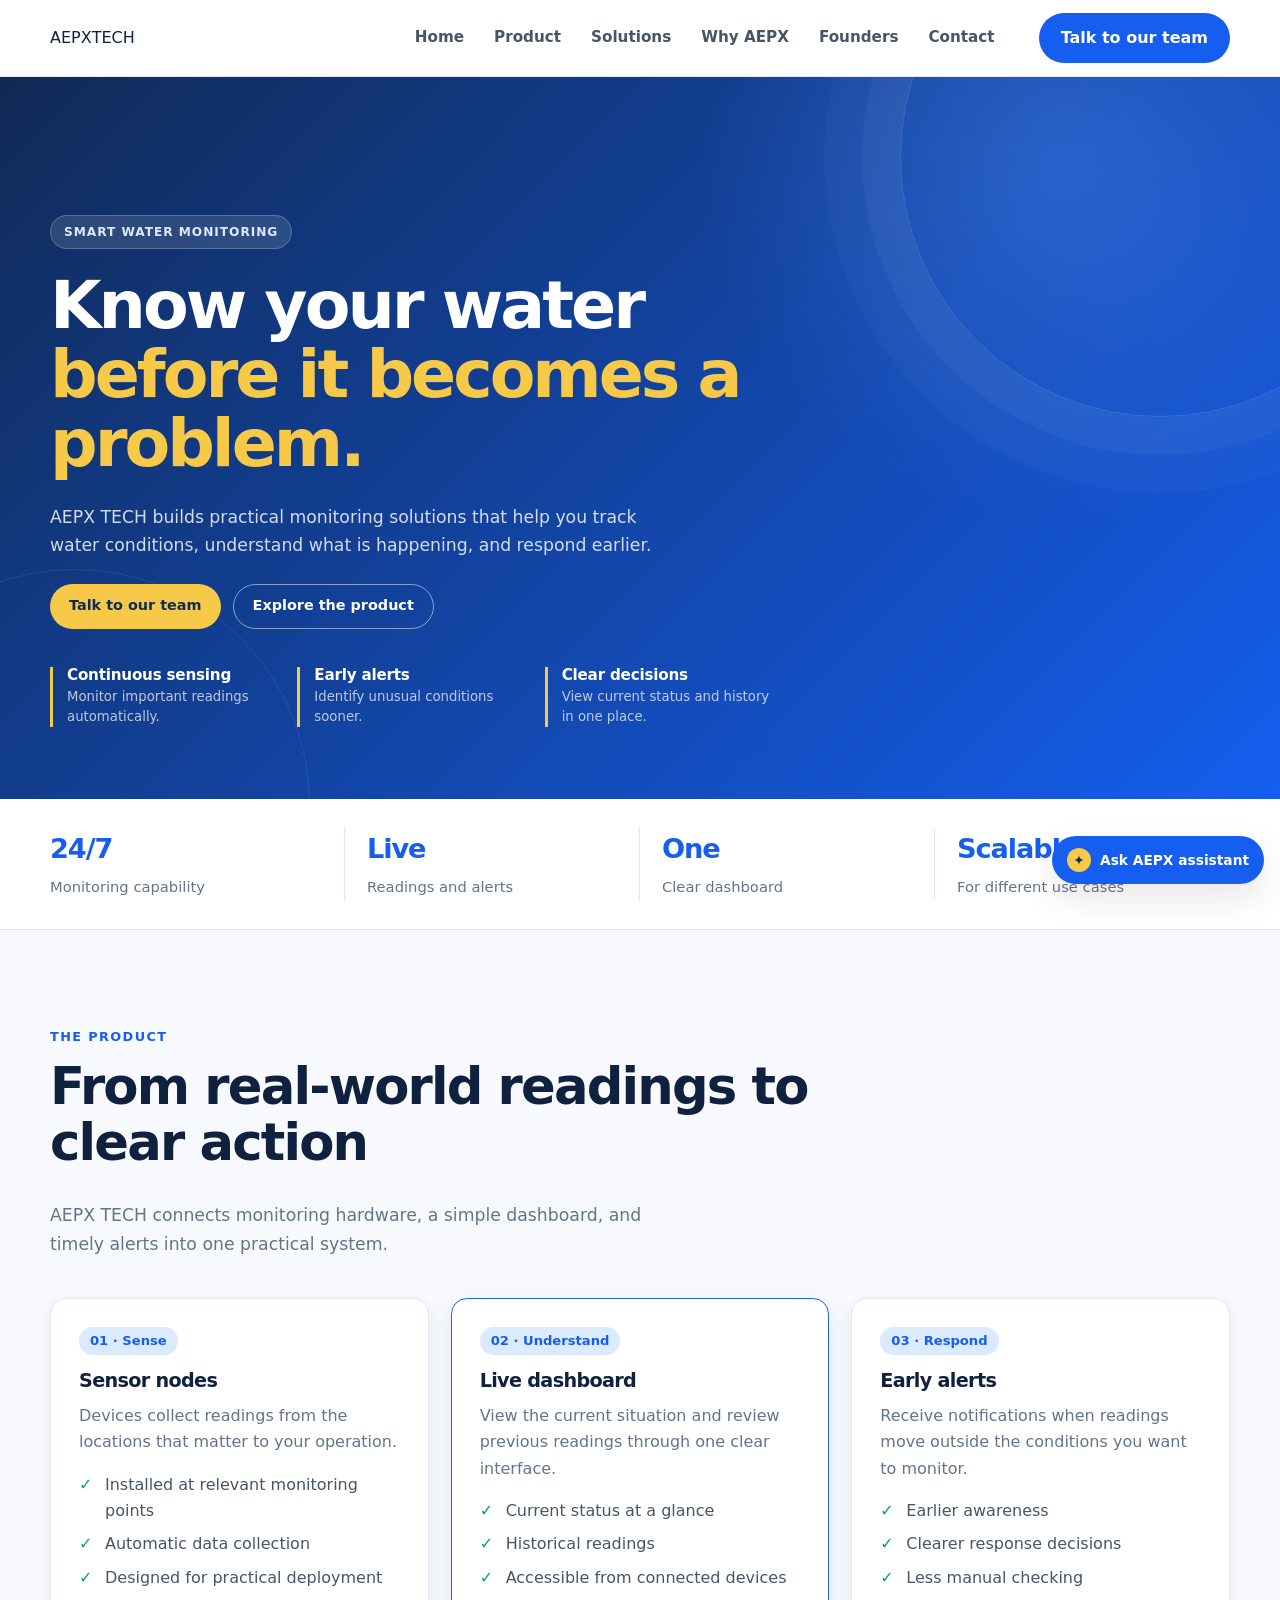
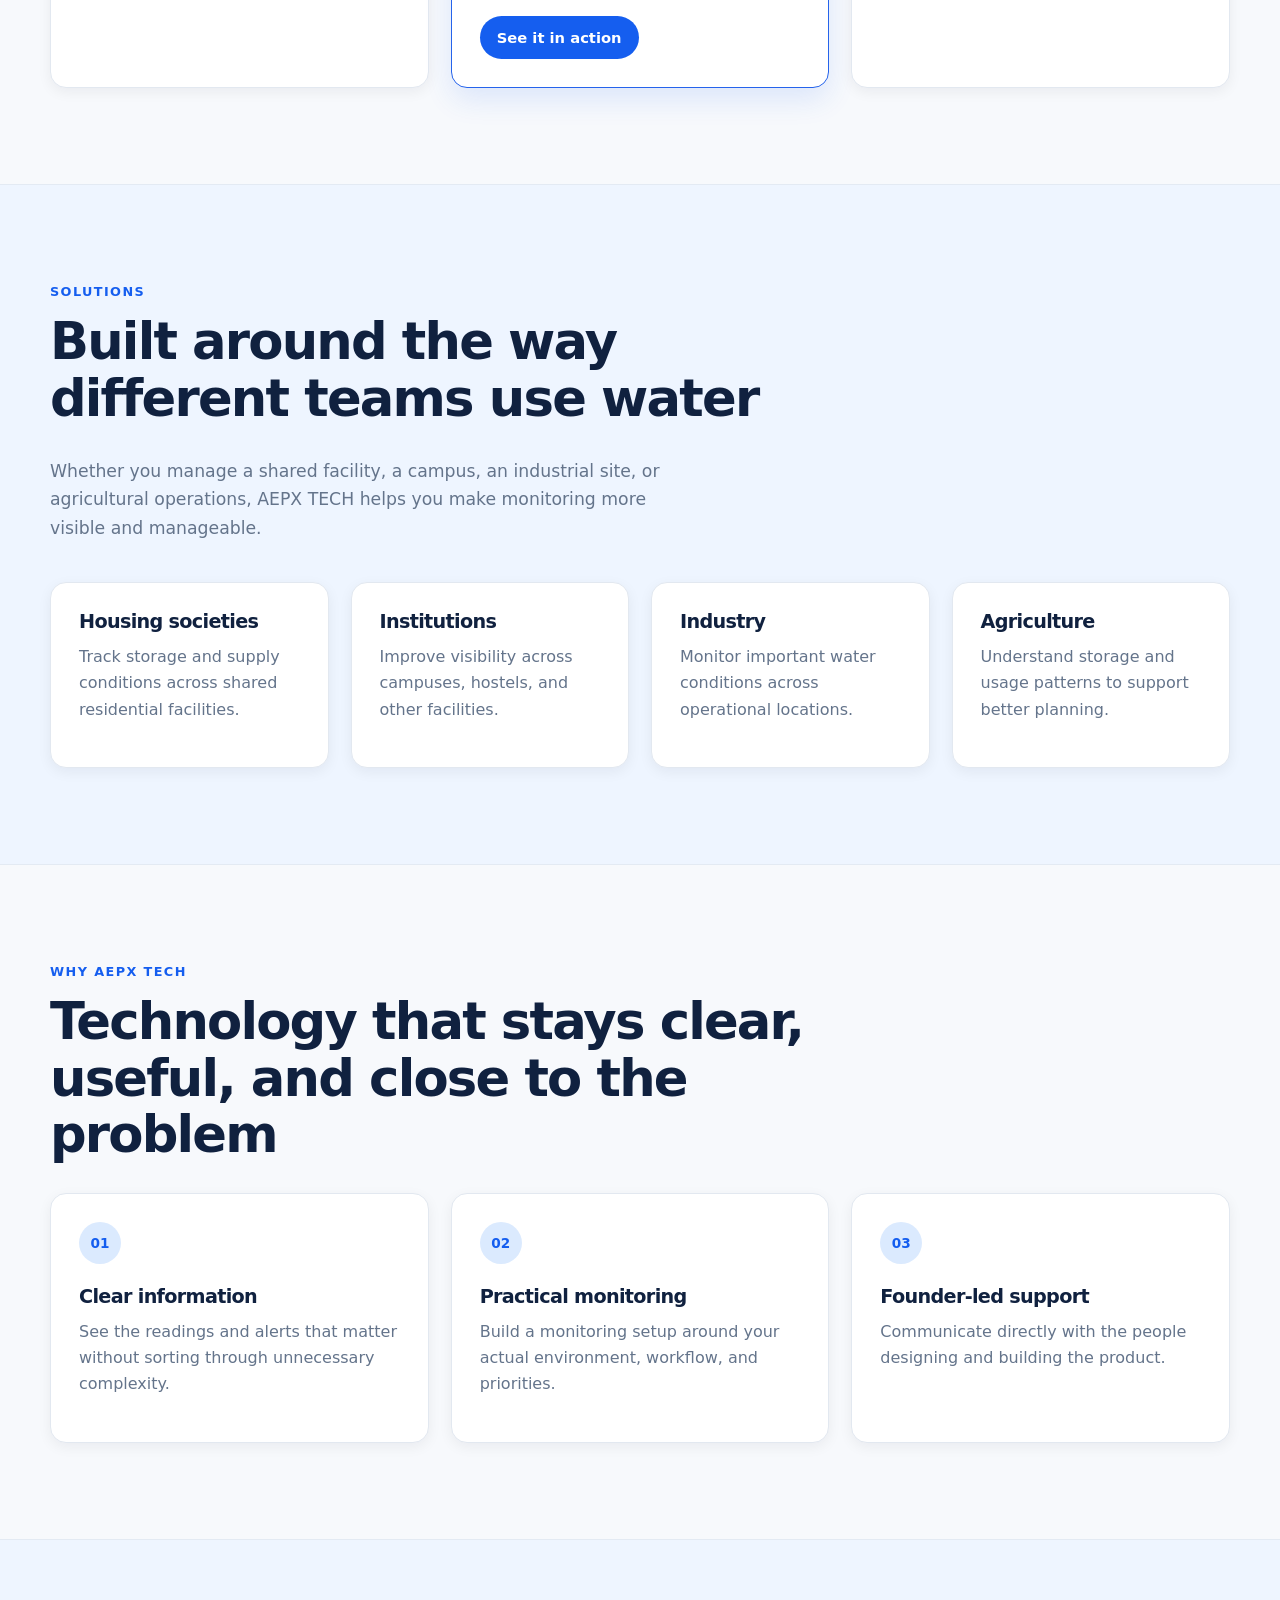
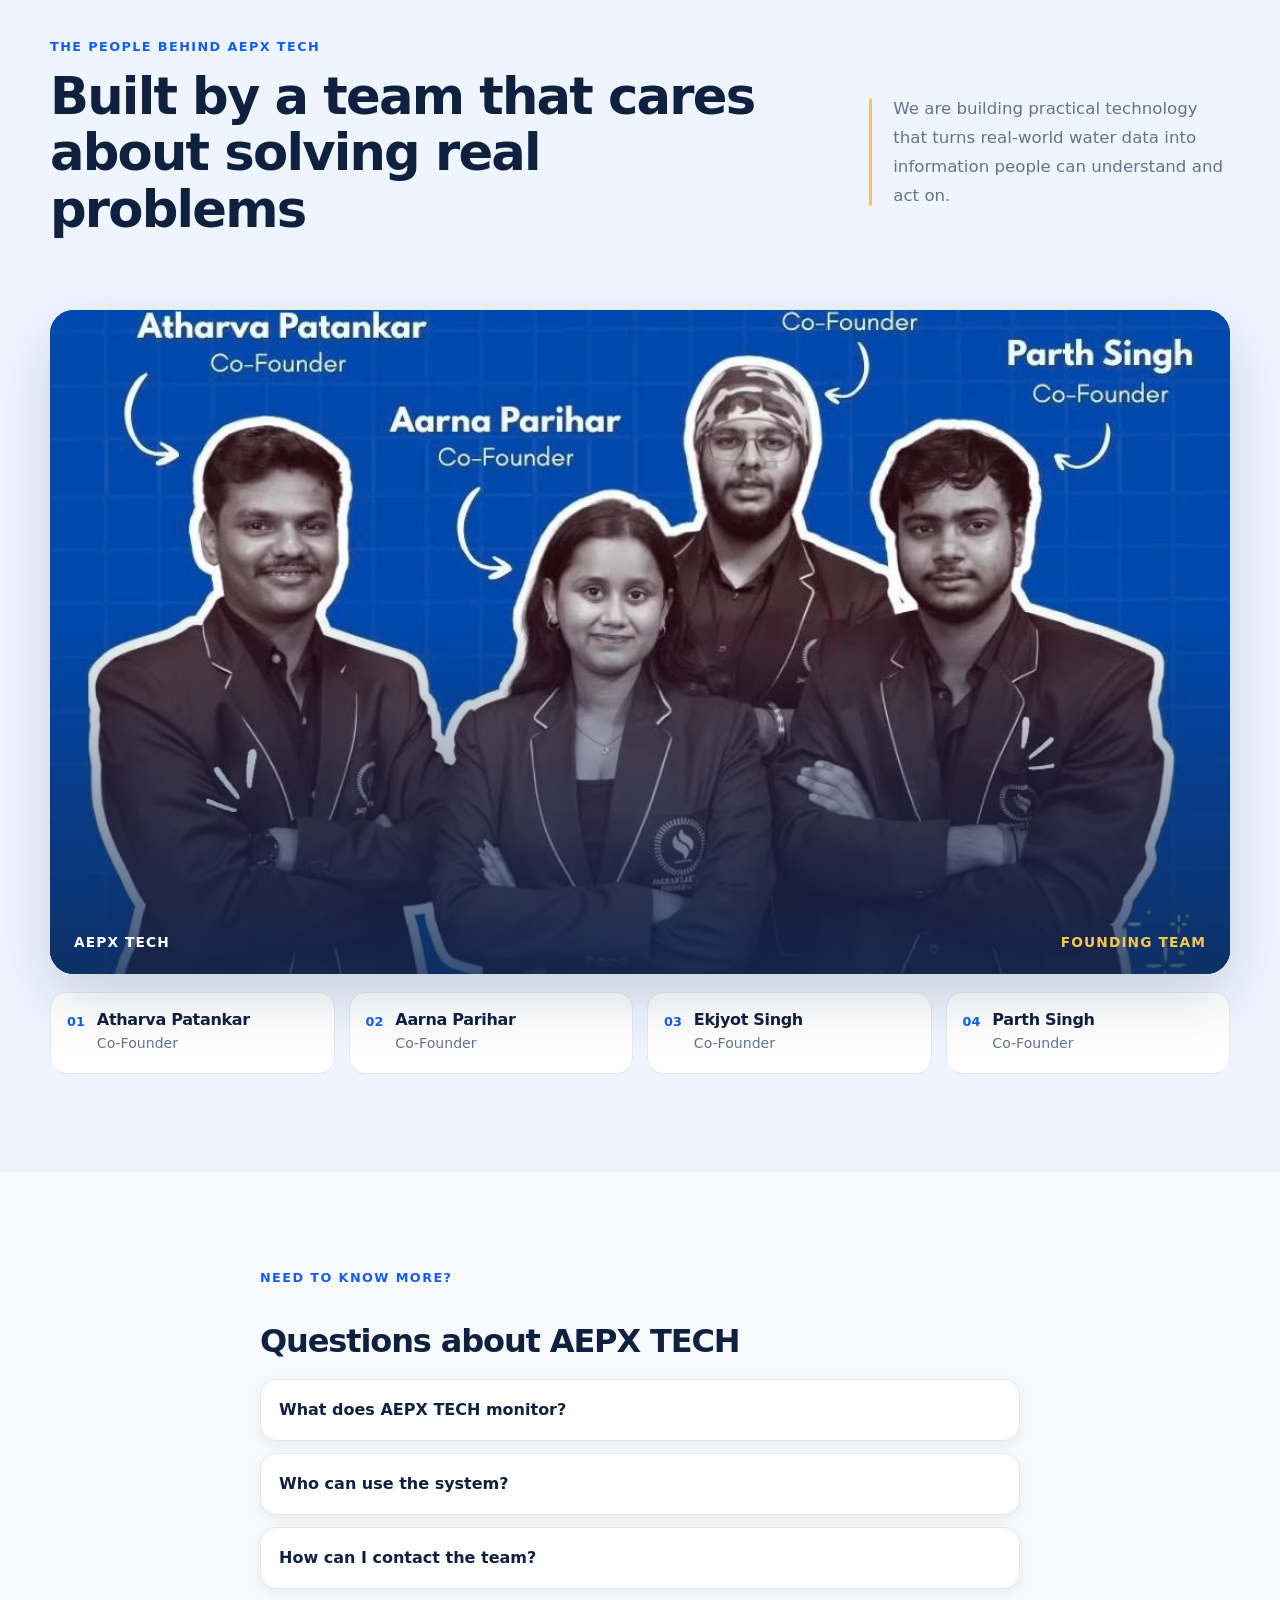
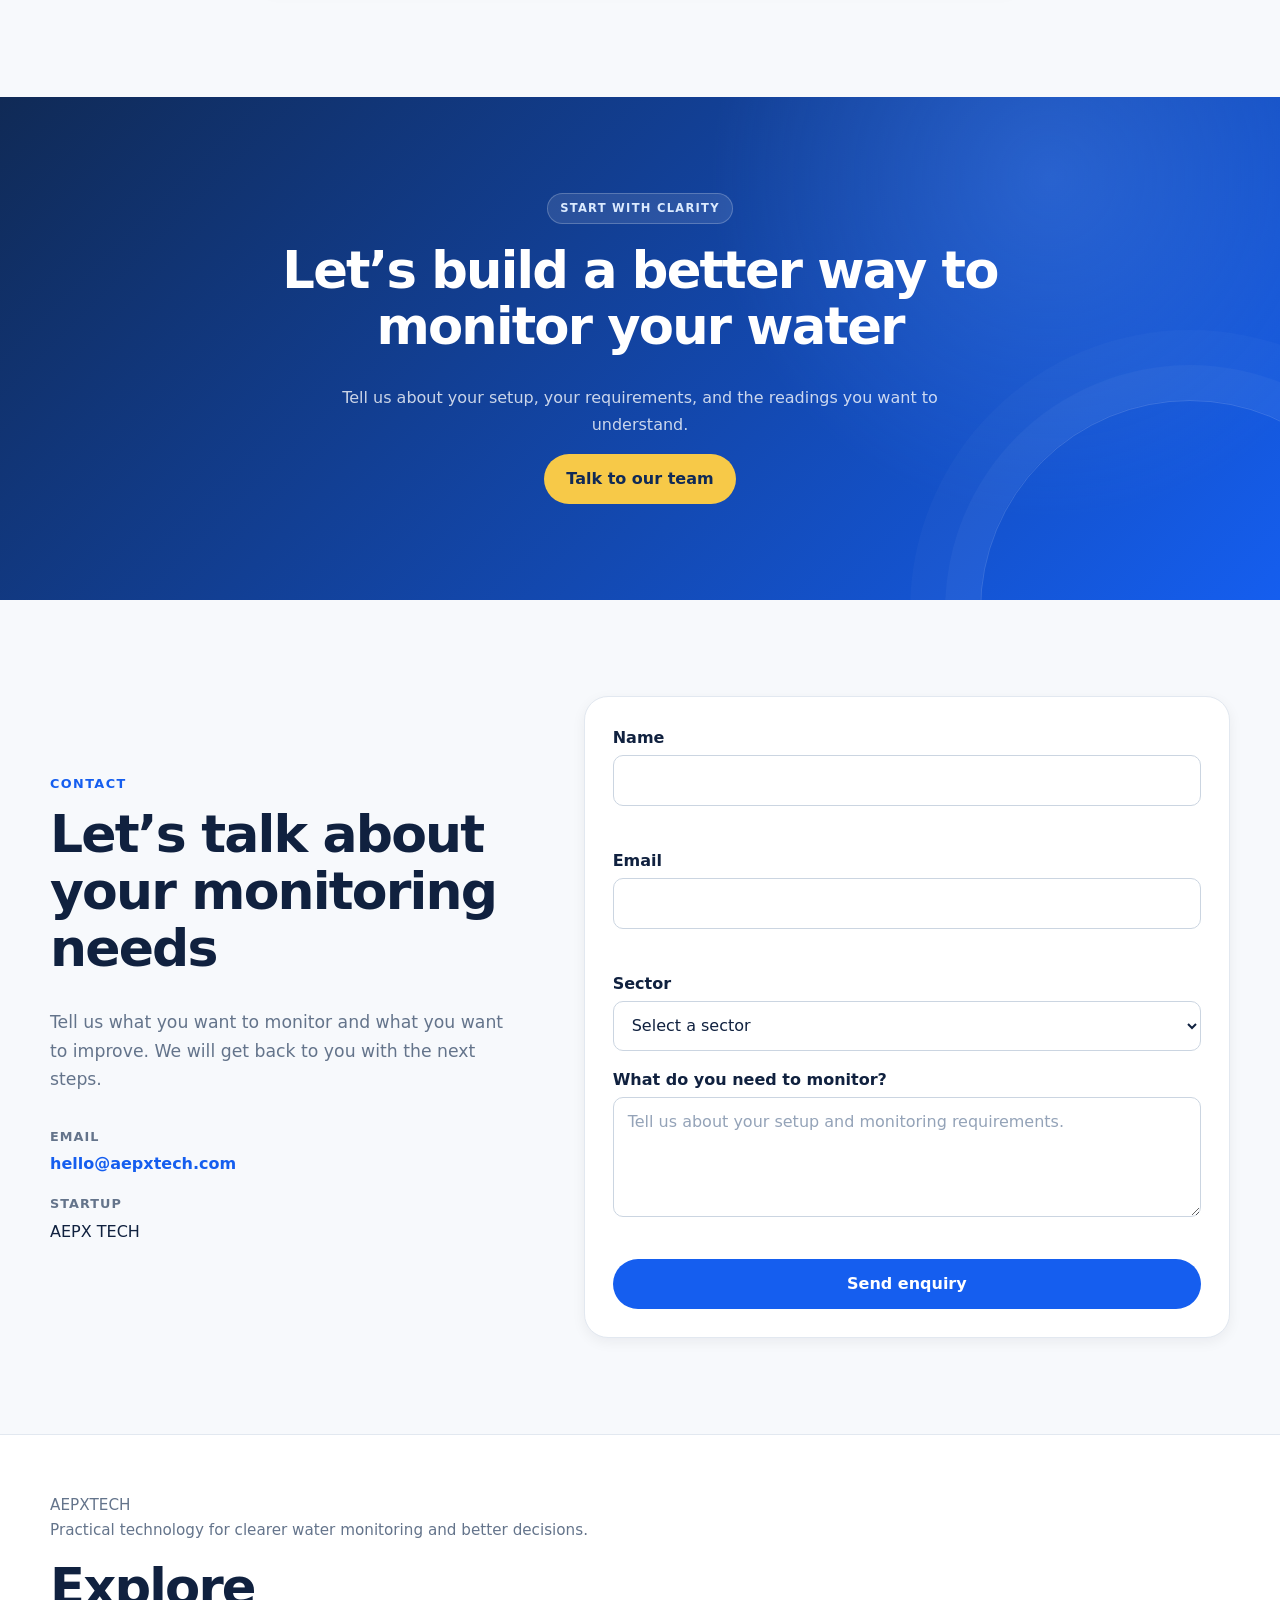
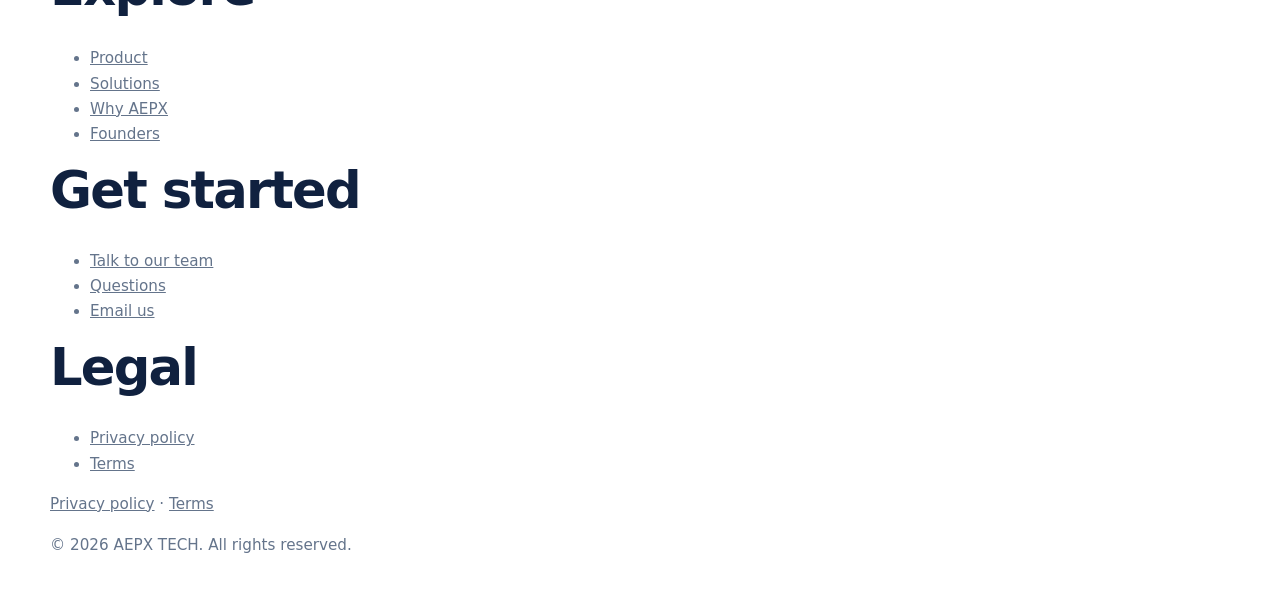
<file: Index.html>
<!doctype html>
<html lang="en">
  <head>
    <meta charset="utf-8" />

    <meta
      name="viewport"
      content="width=device-width, initial-scale=1, viewport-fit=cover"
    />

    <title>AEPX TECH | Smart Water Monitoring Solutions</title>

    <meta
      name="description"
      content="AEPX TECH builds practical smart water monitoring solutions with live readings, clear dashboards, and early alerts."
    />

    <meta name="robots" content="index, follow, max-image-preview:large" />
    <meta name="theme-color" content="#102a56" />

    <!-- Replace yourdomain.com with your real deployed domain -->
    <link rel="canonical" href="https://yourdomain.com/" />

    <meta property="og:type" content="website" />
    <meta property="og:site_name" content="AEPX TECH" />
    <meta property="og:url" content="https://yourdomain.com/" />

    <meta
      property="og:title"
      content="AEPX TECH | Smart Water Monitoring Solutions"
    />

    <meta
      property="og:description"
      content="Live water monitoring, clear dashboards, and early alerts for better decisions."
    />

    <meta
      property="og:image"
      content="https://yourdomain.com/assets/images/aepx-social-preview.jpg"
    />

    <meta property="og:image:width" content="1200" />
    <meta property="og:image:height" content="630" />

    <meta name="twitter:card" content="summary_large_image" />

    <meta
      name="twitter:image"
      content="https://yourdomain.com/assets/images/aepx-social-preview.jpg"
    />

    <link rel="icon" type="image/svg+xml" href="assets/icons/favicon.svg" />

    <link
      rel="icon"
      type="image/png"
      sizes="32x32"
      href="assets/icons/favicon-32.png"
    />

    <link rel="stylesheet" href="style.css" />

    <script type="application/ld+json">
      {
        "@context": "https://schema.org",
        "@type": "Organization",
        "name": "AEPX TECH",
        "description": "Smart water monitoring solutions",
        "url": "https://yourdomain.com/"
      }
    </script>
  </head>

  <body>
    <a class="skip" href="#mainContent">Skip to content</a>

    <!-- Header -->
    <header class="site-header">
      <div class="wrap bar">
        <a class="logo" href="#home" aria-label="AEPX TECH home">
          AEPX <span>TECH</span>
        </a>

        <button
          class="menu-btn"
          type="button"
          aria-expanded="false"
          aria-controls="nav"
        >
          Menu
        </button>

        <nav id="nav" aria-label="Main navigation">
          <ul>
            <li><a href="#home">Home</a></li>
            <li><a href="#product">Product</a></li>
            <li><a href="#solutions">Solutions</a></li>
            <li><a href="#why">Why AEPX</a></li>
            <li><a href="#team">Founders</a></li>
            <li><a href="#contact">Contact</a></li>
          </ul>
        </nav>

        <a class="btn nav-cta" href="#contact"> Talk to our team </a>
      </div>
    </header>

    <main id="mainContent">
      <!-- Hero -->
      <section class="hero" id="home">
        <div class="wrap">
          <div class="hero-content">
            <p class="badge">Smart water monitoring</p>

            <h1>
              Know your water
              <strong>before it becomes a problem.</strong>
            </h1>

            <p class="lead">
              AEPX TECH builds practical monitoring solutions that help you
              track water conditions, understand what is happening, and respond
              earlier.
            </p>

            <div class="actions">
              <a class="btn" href="#contact"> Talk to our team </a>

              <a class="btn ghost" href="#product"> Explore the product </a>
            </div>

            <ul class="pillars">
              <li>
                <h2>Continuous sensing</h2>
                <p>Monitor important readings automatically.</p>
              </li>

              <li>
                <h2>Early alerts</h2>
                <p>Identify unusual conditions sooner.</p>
              </li>

              <li>
                <h2>Clear decisions</h2>
                <p>View current status and history in one place.</p>
              </li>
            </ul>
          </div>
        </div>
      </section>

      <!-- Highlights -->
      <section class="stats" aria-label="AEPX TECH highlights">
        <div class="wrap">
          <ul>
            <li>
              <strong>24/7</strong>
              <span>Monitoring capability</span>
            </li>

            <li>
              <strong>Live</strong>
              <span>Readings and alerts</span>
            </li>

            <li>
              <strong>One</strong>
              <span>Clear dashboard</span>
            </li>

            <li>
              <strong>Scalable</strong>
              <span>For different use cases</span>
            </li>
          </ul>
        </div>
      </section>

      <!-- Product -->
      <section id="product" aria-labelledby="h-product">
        <div class="wrap">
          <p class="kicker">The product</p>

          <h2 id="h-product">From real-world readings to clear action</h2>

          <p class="sub">
            AEPX TECH connects monitoring hardware, a simple dashboard, and
            timely alerts into one practical system.
          </p>

          <div class="grid three">
            <article class="card">
              <span class="tag">01 · Sense</span>

              <h3>Sensor nodes</h3>

              <p>
                Devices collect readings from the locations that matter to your
                operation.
              </p>

              <ul class="ticks">
                <li>Installed at relevant monitoring points</li>
                <li>Automatic data collection</li>
                <li>Designed for practical deployment</li>
              </ul>
            </article>

            <article class="card pop">
              <span class="tag">02 · Understand</span>

              <h3>Live dashboard</h3>

              <p>
                View the current situation and review previous readings through
                one clear interface.
              </p>

              <ul class="ticks">
                <li>Current status at a glance</li>
                <li>Historical readings</li>
                <li>Accessible from connected devices</li>
              </ul>

              <a class="btn small" href="#contact"> See it in action </a>
            </article>

            <article class="card">
              <span class="tag">03 · Respond</span>

              <h3>Early alerts</h3>

              <p>
                Receive notifications when readings move outside the conditions
                you want to monitor.
              </p>

              <ul class="ticks">
                <li>Earlier awareness</li>
                <li>Clearer response decisions</li>
                <li>Less manual checking</li>
              </ul>
            </article>
          </div>
        </div>
      </section>

      <!-- Solutions -->
      <section id="solutions" class="alt" aria-labelledby="h-solutions">
        <div class="wrap">
          <p class="kicker">Solutions</p>

          <h2 id="h-solutions">
            Built around the way different teams use water
          </h2>

          <p class="sub">
            Whether you manage a shared facility, a campus, an industrial site,
            or agricultural operations, AEPX TECH helps you make monitoring more
            visible and manageable.
          </p>

          <div class="grid four">
            <article class="card">
              <h3>Housing societies</h3>
              <p>
                Track storage and supply conditions across shared residential
                facilities.
              </p>
            </article>

            <article class="card">
              <h3>Institutions</h3>
              <p>
                Improve visibility across campuses, hostels, and other
                facilities.
              </p>
            </article>

            <article class="card">
              <h3>Industry</h3>
              <p>
                Monitor important water conditions across operational locations.
              </p>
            </article>

            <article class="card">
              <h3>Agriculture</h3>
              <p>
                Understand storage and usage patterns to support better
                planning.
              </p>
            </article>
          </div>
        </div>
      </section>

      <!-- Why AEPX -->
      <section id="why" aria-labelledby="h-why">
        <div class="wrap">
          <p class="kicker">Why AEPX TECH</p>

          <h2 id="h-why">
            Technology that stays clear, useful, and close to the problem
          </h2>

          <div class="grid three">
            <article class="card">
              <span class="feature-number">01</span>

              <h3>Clear information</h3>

              <p>
                See the readings and alerts that matter without sorting through
                unnecessary complexity.
              </p>
            </article>

            <article class="card">
              <span class="feature-number">02</span>

              <h3>Practical monitoring</h3>

              <p>
                Build a monitoring setup around your actual environment,
                workflow, and priorities.
              </p>
            </article>

            <article class="card">
              <span class="feature-number">03</span>

              <h3>Founder-led support</h3>

              <p>
                Communicate directly with the people designing and building the
                product.
              </p>
            </article>
          </div>
        </div>
      </section>

      <!-- Founders -->
      <section id="team" class="founders-section alt" aria-labelledby="h-team">
        <div class="wrap">
          <div class="founders-heading">
            <div>
              <p class="kicker">The people behind AEPX TECH</p>

              <h2 id="h-team">
                Built by a team that cares about solving real problems
              </h2>
            </div>

            <p class="founders-intro">
              We are building practical technology that turns real-world water
              data into information people can understand and act on.
            </p>
          </div>

          <figure class="founders-photo">
            <img
              src="Assets/aepx-founders.png"
              alt="The AEPX TECH founding team"
              width="1600"
              height="900"
              loading="lazy"
              decoding="async"
            />

            <figcaption>
              <span>AEPX TECH</span>
              <span>Founding team</span>
            </figcaption>
          </figure>

          <div class="founders-names" aria-label="AEPX TECH founders">
            <article class="founder-name">
              <span class="founder-index">01</span>

              <div>
                <h3>Atharva Patankar</h3>
                <p>Co-Founder</p>
              </div>
            </article>

            <article class="founder-name">
              <span class="founder-index">02</span>

              <div>
                <h3>Aarna Parihar</h3>
                <p>Co-Founder</p>
              </div>
            </article>

            <article class="founder-name">
              <span class="founder-index">03</span>

              <div>
                <h3>Ekjyot Singh</h3>
                <p>Co-Founder</p>
              </div>
            </article>

            <article class="founder-name">
              <span class="founder-index">04</span>

              <div>
                <h3>Parth Singh</h3>
                <p>Co-Founder</p>
              </div>
            </article>
          </div>
        </div>
      </section>

      <!-- FAQ -->
      <section id="faq" class="faq-section" aria-labelledby="h-faq">
        <div class="wrap narrow">
          <p class="kicker">Need to know more?</p>

          <h2 id="h-faq">Questions about AEPX TECH</h2>

          <details>
            <summary>What does AEPX TECH monitor?</summary>

            <p>
              The system is designed to monitor selected water-related readings
              according to the requirements of each installation.
            </p>
          </details>

          <details>
            <summary>Who can use the system?</summary>

            <p>
              The solution can support housing societies, institutions,
              industrial sites, agricultural operations, and other environments
              that depend on reliable water monitoring.
            </p>
          </details>

          <details>
            <summary>How can I contact the team?</summary>

            <p>
              Complete the contact form below and describe what you want to
              monitor. Our team will review your requirements and respond by
              email.
            </p>
          </details>
        </div>
      </section>

      <!-- CTA -->
      <section class="cta-band" aria-labelledby="h-cta">
        <div class="wrap">
          <p class="kicker">Start with clarity</p>

          <h2 id="h-cta">Let’s build a better way to monitor your water</h2>

          <p>
            Tell us about your setup, your requirements, and the readings you
            want to understand.
          </p>

          <a class="btn" href="#contact"> Talk to our team </a>
        </div>
      </section>

      <!-- Contact -->
      <section id="contact" aria-labelledby="h-contact">
        <div class="wrap two">
          <div>
            <p class="kicker">Contact</p>

            <h2 id="h-contact">Let’s talk about your monitoring needs</h2>

            <p class="sub">
              Tell us what you want to monitor and what you want to improve. We
              will get back to you with the next steps.
            </p>

            <div class="contact-details">
              <div>
                <span class="contact-label">Email</span>

                <!-- Replace if this is not your real email -->
                <a href="mailto:hello@aepxtech.com"> hello@aepxtech.com </a>
              </div>

              <div>
                <span class="contact-label">Startup</span>
                <p>AEPX TECH</p>
              </div>
            </div>
          </div>

          <form id="leadForm" novalidate>
            <div class="field">
              <label for="n">Name</label>

              <input
                id="n"
                name="name"
                type="text"
                autocomplete="name"
                required
                aria-describedby="n-e"
              />

              <p class="err" id="n-e" role="alert"></p>
            </div>

            <div class="field">
              <label for="e">Email</label>

              <input
                id="e"
                name="email"
                type="email"
                autocomplete="email"
                required
                aria-describedby="e-e"
              />

              <p class="err" id="e-e" role="alert"></p>
            </div>

            <div class="field">
              <label for="s">Sector</label>

              <select id="s" name="sector">
                <option value="">Select a sector</option>
                <option value="housing-society">Housing society</option>
                <option value="institution">Institution</option>
                <option value="industry">Industry</option>
                <option value="agriculture">Agriculture</option>
                <option value="other">Other</option>
              </select>
            </div>

            <div class="field">
              <label for="m">What do you need to monitor?</label>

              <textarea
                id="m"
                name="message"
                required
                aria-describedby="m-e"
                placeholder="Tell us about your setup and monitoring requirements."
              ></textarea>

              <p class="err" id="m-e" role="alert"></p>
            </div>

            <div class="hp" aria-hidden="true">
              <label for="w">Leave this field empty</label>

              <input id="w" name="website" tabindex="-1" autocomplete="off" />
            </div>

            <button class="btn" type="submit">Send enquiry</button>

            <p id="ok" role="status" hidden>
              Thanks. We have received your enquiry and will reply by email.
            </p>
          </form>
        </div>
      </section>
    </main>

    <!-- Footer -->
    <footer class="site-footer">
      <div class="wrap cols">
        <div>
          <a class="logo" href="#home" aria-label="AEPX TECH home">
            AEPX <span>TECH</span>
          </a>

          <p>
            Practical technology for clearer water monitoring and better
            decisions.
          </p>
        </div>

        <div>
          <h2>Explore</h2>

          <ul>
            <li><a href="#product">Product</a></li>
            <li><a href="#solutions">Solutions</a></li>
            <li><a href="#why">Why AEPX</a></li>
            <li><a href="#team">Founders</a></li>
          </ul>
        </div>

        <div>
          <h2>Get started</h2>

          <ul>
            <li><a href="#contact">Talk to our team</a></li>
            <li><a href="#faq">Questions</a></li>
            <li>
              <a href="mailto:aepxtech@gmail.com">Email us</a>
            </li>
          </ul>
        </div>

        <div>
          <h2>Legal</h2>

          <ul>
            <li><a href="privacy.html">Privacy policy</a></li>
            <li><a href="terms.html">Terms</a></li>
          </ul>
        </div>
      </div>

      <div class="wrap legal">
        <p>
          <a href="privacy.html">Privacy policy</a>
          <span aria-hidden="true"> · </span>
          <a href="terms.html">Terms</a>
        </p>

        <p>&copy; 2026 AEPX TECH. All rights reserved.</p>
      </div>
    </footer>

    <!-- Website assistant -->
    <button
      class="assistant-launcher"
      id="assistantLauncher"
      type="button"
      aria-expanded="false"
      aria-controls="assistantPanel"
      aria-label="Open AEPX TECH assistant"
    >
      <span class="assistant-launcher-icon" aria-hidden="true">✦</span>
      <span class="assistant-launcher-label">Ask AEPX assistant</span>
    </button>

    <section
      class="assistant-panel"
      id="assistantPanel"
      role="dialog"
      aria-modal="false"
      aria-labelledby="assistantTitle"
      aria-describedby="assistantDescription"
      hidden
    >
      <header class="assistant-header">
        <div>
          <p class="assistant-eyebrow">AEPX TECH</p>
          <h2 id="assistantTitle">Website assistant</h2>
        </div>

        <button
          class="assistant-close"
          id="assistantClose"
          type="button"
          aria-label="Close AEPX TECH assistant"
        >
          <span aria-hidden="true">&times;</span>
        </button>
      </header>

      <p class="sr-only" id="assistantDescription">
        Ask questions about AEPX TECH, its smart water monitoring product,
        common use cases, and how to contact the team.
      </p>

      <div
        class="assistant-messages"
        id="assistantMessages"
        tabindex="0"
        role="log"
        aria-live="polite"
        aria-relevant="additions"
        aria-atomic="false"
      ></div>

      <div
        class="assistant-quick-actions"
        id="assistantQuickActions"
        aria-label="Frequently asked questions"
      ></div>

      <form class="assistant-form" id="assistantForm">
        <label class="sr-only" for="assistantInput">
          Ask AEPX TECH a question
        </label>

        <input
          id="assistantInput"
          name="question"
          type="text"
          autocomplete="off"
          maxlength="300"
          placeholder="Ask a question..."
          required
        />

        <button class="assistant-send" type="submit" aria-label="Send question">
          Send
        </button>
      </form>

      <p class="assistant-disclaimer">
        General information only. Contact the AEPX TECH team for specific
        requirements.
      </p>
    </section>

    <script src="js/assistant-data.js" defer></script>
    <script src="js/assistant.js" defer></script>
    <script src="js/main.js" defer></script>
  </body>
</html>
</file>
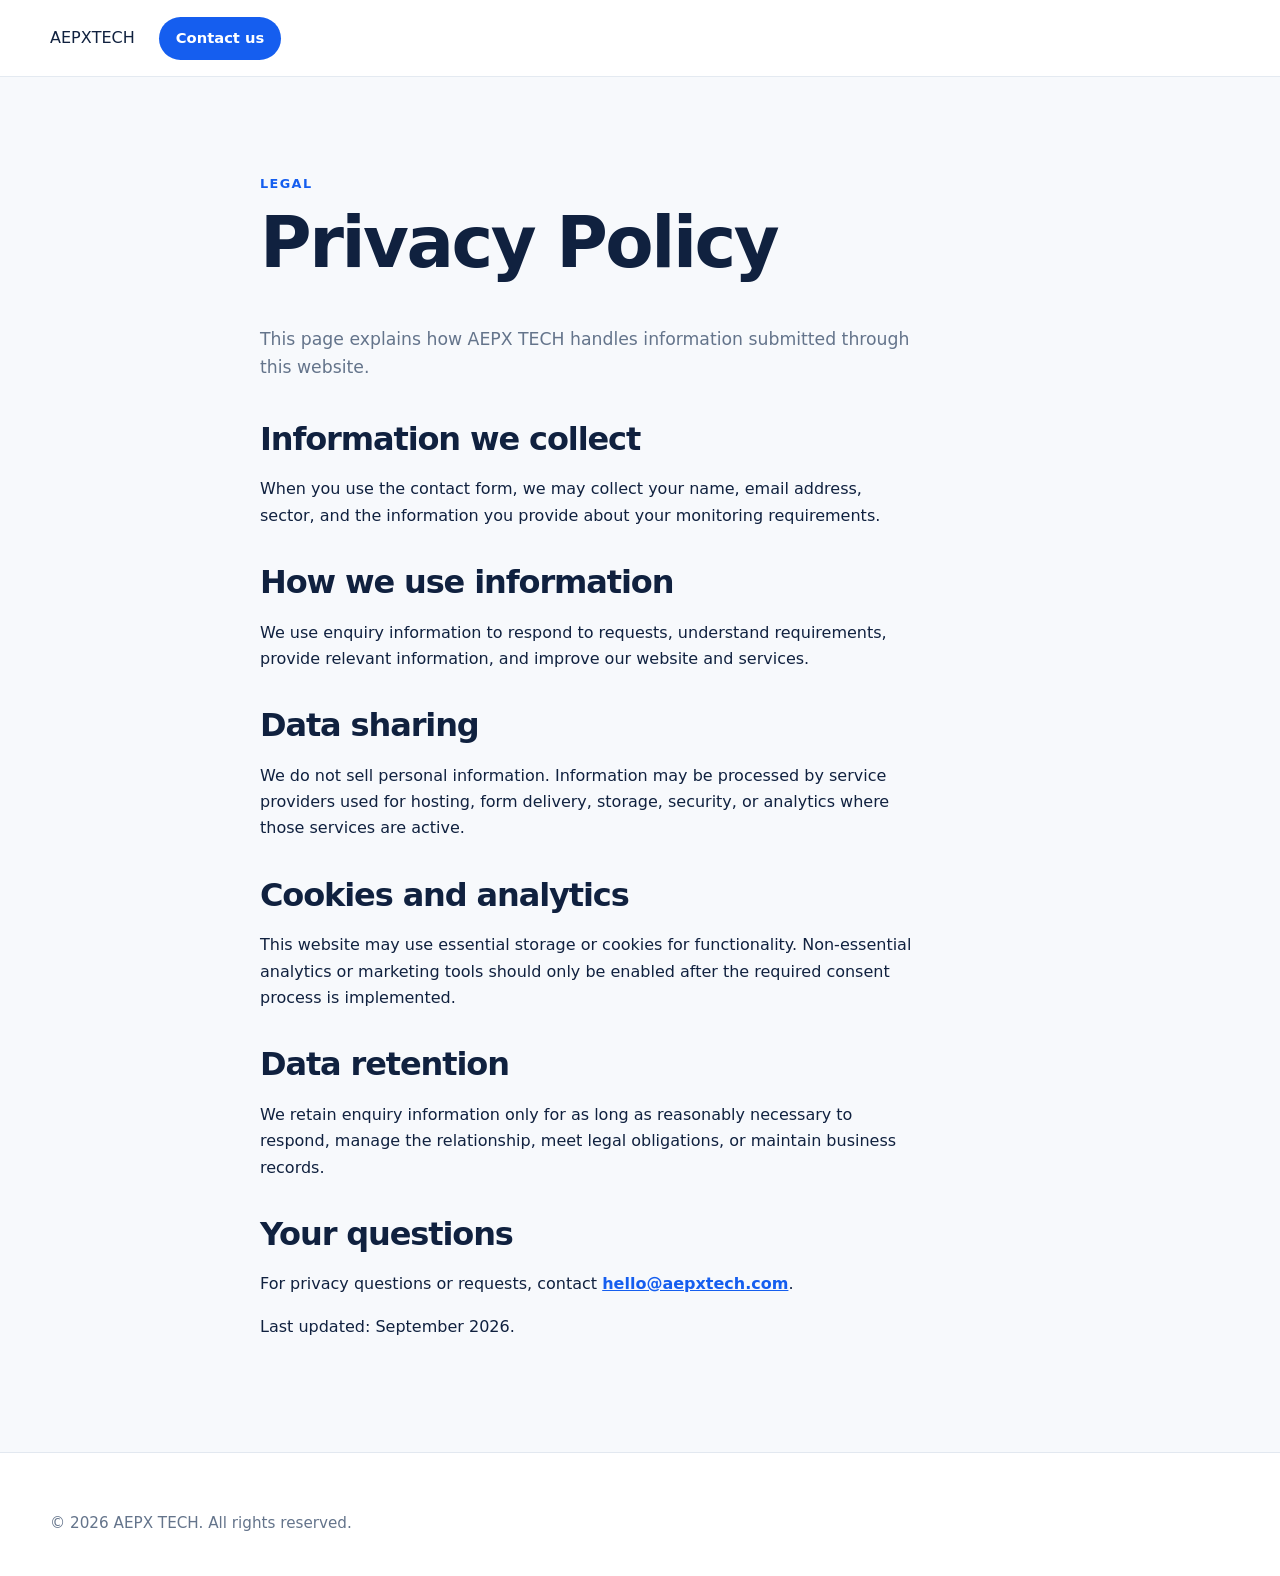
<file: privacy.html>
<!doctype html>
<html lang="en">
  <head>
    <meta charset="utf-8" />
    <meta name="viewport" content="width=device-width, initial-scale=1" />

    <title>Privacy Policy | AEPX TECH</title>

    <meta
      name="description"
      content="Read the AEPX TECH privacy policy and learn how website enquiry information is handled."
    />

    <link rel="stylesheet" href="style.css" />
  </head>

  <body>
    <header class="site-header">
      <div class="wrap bar">
        <a class="logo" href="Index.html" aria-label="AEPX TECH home">
          AEPX <span>TECH</span>
        </a>

        <a class="btn small" href="Index.html#contact"> Contact us </a>
      </div>
    </header>

    <main>
      <section>
        <div class="wrap narrow">
          <p class="kicker">Legal</p>

          <h1>Privacy Policy</h1>

          <p class="sub">
            This page explains how AEPX TECH handles information submitted
            through this website.
          </p>

          <h2>Information we collect</h2>

          <p>
            When you use the contact form, we may collect your name, email
            address, sector, and the information you provide about your
            monitoring requirements.
          </p>

          <h2>How we use information</h2>

          <p>
            We use enquiry information to respond to requests, understand
            requirements, provide relevant information, and improve our website
            and services.
          </p>

          <h2>Data sharing</h2>

          <p>
            We do not sell personal information. Information may be processed by
            service providers used for hosting, form delivery, storage,
            security, or analytics where those services are active.
          </p>

          <h2>Cookies and analytics</h2>

          <p>
            This website may use essential storage or cookies for functionality.
            Non-essential analytics or marketing tools should only be enabled
            after the required consent process is implemented.
          </p>

          <h2>Data retention</h2>

          <p>
            We retain enquiry information only for as long as reasonably
            necessary to respond, manage the relationship, meet legal
            obligations, or maintain business records.
          </p>

          <h2>Your questions</h2>

          <p>
            For privacy questions or requests, contact
            <a href="mailto:hello@aepxtech.com">hello@aepxtech.com</a>.
          </p>

          <p>Last updated: September 2026.</p>
        </div>
      </section>
    </main>

    <footer class="site-footer">
      <div class="wrap legal">
        <p>&copy; 2026 AEPX TECH. All rights reserved.</p>
      </div>
    </footer>
  </body>
</html>
</file>
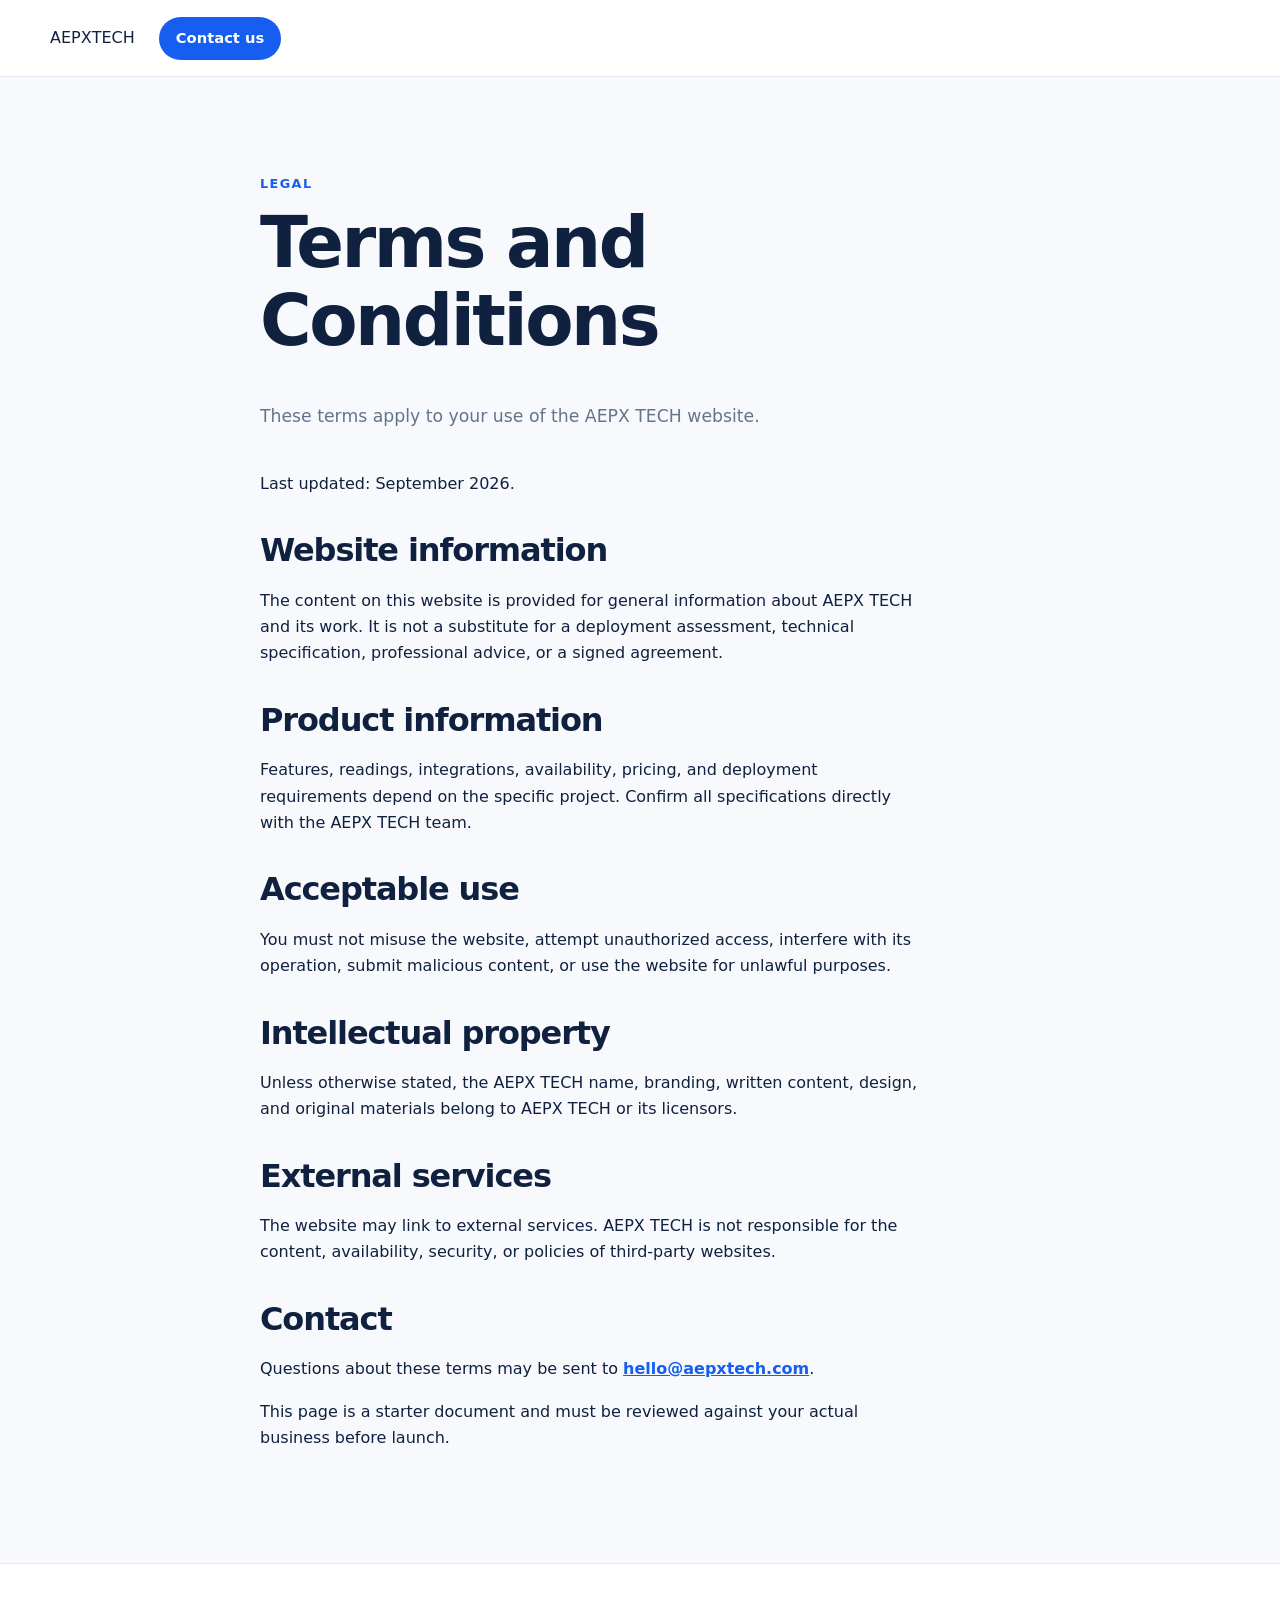
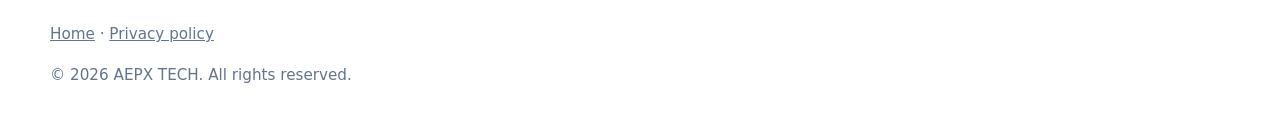
<file: term.html>
<!doctype html>
<html lang="en">
  <head>
    <meta charset="utf-8" />

    <meta name="viewport" content="width=device-width, initial-scale=1" />

    <title>Terms and Conditions | AEPX TECH</title>

    <meta
      name="description"
      content="Read the AEPX TECH website terms and conditions."
    />

    <meta name="robots" content="index, follow" />

    <link rel="canonical" href="https://yourdomain.com/terms.html" />

    <link rel="icon" type="image/svg+xml" href="assets/icons/favicon.svg" />

    <link rel="stylesheet" href="style.css" />
  </head>

  <body>
    <a class="skip" href="#mainContent">Skip to content</a>

    <header class="site-header">
      <div class="wrap bar">
        <a class="logo" href="Index.html" aria-label="AEPX TECH home">
          AEPX <span>TECH</span>
        </a>

        <a class="btn small" href="Index.html#contact"> Contact us </a>
      </div>
    </header>

    <main id="mainContent">
      <section>
        <div class="wrap narrow">
          <p class="kicker">Legal</p>

          <h1>Terms and Conditions</h1>

          <p class="sub">
            These terms apply to your use of the AEPX TECH website.
          </p>

          <p>Last updated: September 2026.</p>

          <h2>Website information</h2>

          <p>
            The content on this website is provided for general information
            about AEPX TECH and its work. It is not a substitute for a
            deployment assessment, technical specification, professional advice,
            or a signed agreement.
          </p>

          <h2>Product information</h2>

          <p>
            Features, readings, integrations, availability, pricing, and
            deployment requirements depend on the specific project. Confirm all
            specifications directly with the AEPX TECH team.
          </p>

          <h2>Acceptable use</h2>

          <p>
            You must not misuse the website, attempt unauthorized access,
            interfere with its operation, submit malicious content, or use the
            website for unlawful purposes.
          </p>

          <h2>Intellectual property</h2>

          <p>
            Unless otherwise stated, the AEPX TECH name, branding, written
            content, design, and original materials belong to AEPX TECH or its
            licensors.
          </p>

          <h2>External services</h2>

          <p>
            The website may link to external services. AEPX TECH is not
            responsible for the content, availability, security, or policies of
            third-party websites.
          </p>

          <h2>Contact</h2>

          <p>
            Questions about these terms may be sent to
            <a href="mailto:hello@aepxtech.com">hello@aepxtech.com</a>.
          </p>

          <p>
            This page is a starter document and must be reviewed against your
            actual business before launch.
          </p>
        </div>
      </section>
    </main>

    <footer class="site-footer">
      <div class="wrap legal">
        <p>
          <a href="Index.html">Home</a>
          <span aria-hidden="true"> · </span>
          <a href="privacy.html">Privacy policy</a>
        </p>

        <p>&copy; 2026 AEPX TECH. All rights reserved.</p>
      </div>
    </footer>
  </body>
</html>
</file>
<file: style.css>
/* =========================================================
   AEPX TECH
   Smart water monitoring website
========================================================= */

:root {
  --bg: #f7f9fc;
  --surface: #ffffff;
  --surface-soft: #eef5ff;

  --ink: #10213f;
  --muted: #64748b;
  --muted-dark: #475569;

  --blue-900: #102a56;
  --blue-800: #123b78;
  --blue-700: #155eef;
  --blue-600: #2563eb;
  --blue-100: #dbeafe;

  --yellow: #f7c948;
  --yellow-soft: #fff7d6;

  --green: #0f9f6e;
  --green-soft: #ecfdf3;

  --red: #b42318;

  --line: #e2e8f0;
  --line-strong: #cbd5e1;
  --focus: #2563eb;

  --container: 1180px;

  --radius-sm: 10px;
  --radius-md: 16px;
  --radius-lg: 24px;
  --radius-pill: 999px;

  --shadow-sm: 0 4px 14px rgba(15, 23, 42, 0.06);
  --shadow-md: 0 14px 36px rgba(15, 23, 42, 0.1);
  --shadow-lg: 0 24px 60px rgba(15, 23, 42, 0.16);

  box-sizing: border-box;
}

*,
*::before,
*::after {
  box-sizing: inherit;
}

html {
  scroll-behavior: smooth;
  scroll-padding-top: 88px;
}

body {
  min-width: 320px;
  margin: 0;
  color: var(--ink);
  background: var(--bg);
  font-family:
    Inter,
    ui-sans-serif,
    system-ui,
    -apple-system,
    BlinkMacSystemFont,
    "Segoe UI",
    sans-serif;
  font-size: 1rem;
  line-height: 1.65;
  text-rendering: optimizeLegibility;
  -webkit-font-smoothing: antialiased;
}

img,
svg {
  display: block;
  max-width: 100%;
}

button,
input,
select,
textarea {
  font: inherit;
}

button,
a {
  -webkit-tap-highlight-color: transparent;
}

a {
  color: inherit;
}

p {
  max-width: 65ch;
  margin: 0 0 1rem;
}

h1,
h2,
h3,
h4 {
  margin: 0 0 0.6em;
  color: var(--ink);
  line-height: 1.1;
  letter-spacing: -0.035em;
}

h1 {
  max-width: 780px;
  font-size: clamp(2.45rem, 5.5vw, 4.5rem);
  font-weight: 850;
}

h2 {
  max-width: 800px;
  font-size: clamp(2rem, 4vw, 3.4rem);
  font-weight: 800;
}

h3 {
  font-size: 1.2rem;
  font-weight: 750;
}

:focus-visible {
  outline: 3px solid var(--focus);
  outline-offset: 4px;
}

.sr-only {
  position: absolute;
  width: 1px;
  height: 1px;
  padding: 0;
  margin: -1px;
  overflow: hidden;
  white-space: nowrap;
  border: 0;
  clip: rect(0, 0, 0, 0);
}

.skip {
  position: absolute;
  top: 8px;
  left: -9999px;
  z-index: 999;
  padding: 0.65rem 1rem;
  color: var(--blue-900);
  background: var(--yellow);
  border-radius: var(--radius-sm);
  font-weight: 800;
}

.skip:focus {
  left: 8px;
}

.wrap {
  width: min(100% - 2rem, var(--container));
  margin-inline: auto;
}

.narrow {
  max-width: 760px;
}

section {
  padding: 96px 0;
}

.alt {
  background: var(--surface-soft);
  border-block: 1px solid rgba(226, 232, 240, 0.8);
}

.kicker {
  margin: 0 0 0.7rem;
  color: var(--blue-700);
  font-size: 0.8rem;
  font-weight: 800;
  letter-spacing: 0.11em;
  text-transform: uppercase;
}

.sub {
  max-width: 650px;
  margin-bottom: 2.5rem;
  color: var(--muted);
  font-size: 1.08rem;
}

/* Header */

.site-header {
  position: sticky;
  top: 0;
  z-index: 50;
  background: rgba(255, 255, 255, 0.94);
  border-bottom: 1px solid rgba(226, 232, 240, 0.9);
  backdrop-filter: blur(16px);
}

.bar {
  display: flex;
  align-items: center;
  gap: 24px;
  min-height: 76px;
}

.logo {
  display: inline-flex;
  align-items: center;
  flex-shrink: 0;
  text-decoration: none;
  line-height: 0;
}

.logo-image {
  display: block;
  width: 178px;
  height: auto;
  max-height: 48px;
  object-fit: contain;
  object-position: left center;
}

nav {
  margin-left: auto;
}

nav ul {
  display: flex;
  align-items: center;
  gap: 6px;
  margin: 0;
  padding: 0;
  list-style: none;
}

nav a {
  display: inline-flex;
  align-items: center;
  min-height: 42px;
  padding: 0 12px;
  color: var(--muted-dark);
  border-radius: var(--radius-sm);
  font-size: 0.95rem;
  font-weight: 650;
  text-decoration: none;
  transition:
    color 180ms ease,
    background-color 180ms ease;
}

nav a:hover {
  color: var(--blue-700);
  background: var(--blue-100);
}

.nav-cta {
  margin-left: 8px;
  white-space: nowrap;
}

.menu-btn {
  display: none;
  min-height: 44px;
  margin-left: auto;
  padding: 0 16px;
  color: var(--ink);
  background: transparent;
  border: 1px solid var(--line-strong);
  border-radius: var(--radius-sm);
  font-weight: 700;
  cursor: pointer;
}

.menu-btn:hover {
  color: var(--blue-700);
  background: var(--blue-100);
  border-color: #a9c5ef;
}

/* Buttons */

.btn {
  display: inline-flex;
  align-items: center;
  justify-content: center;
  min-height: 50px;
  padding: 0 22px;
  color: #ffffff;
  background: var(--blue-700);
  border: 0;
  border-radius: var(--radius-pill);
  font-weight: 750;
  text-align: center;
  text-decoration: none;
  cursor: pointer;
  transition:
    transform 180ms ease,
    background-color 180ms ease,
    box-shadow 180ms ease;
}

.btn:hover {
  color: #ffffff;
  background: var(--blue-900);
  box-shadow: var(--shadow-sm);
  transform: translateY(-2px);
}

.btn:active {
  transform: translateY(0);
}

.btn.ghost {
  color: var(--blue-700);
  background: transparent;
  border: 1px solid #aac4ed;
}

.btn.ghost:hover {
  color: var(--blue-900);
  background: var(--blue-100);
  border-color: #8eafe2;
}

.btn.small {
  min-height: 43px;
  padding-inline: 17px;
  font-size: 0.92rem;
}

/* Hero */

.hero {
  position: relative;
  display: flex;
  align-items: center;
  min-height: 590px;
  overflow: hidden;
  padding: 96px 0 72px;
  color: #ffffff;
  background:
    radial-gradient(
      circle at 83% 12%,
      rgba(84, 145, 255, 0.36),
      transparent 29%
    ),
    linear-gradient(135deg, #102a56 0%, #155eef 100%);
}

.hero::before {
  content: "";
  position: absolute;
  top: -180px;
  right: -140px;
  width: 520px;
  height: 520px;
  border: 1px solid rgba(255, 255, 255, 0.14);
  border-radius: 50%;
  box-shadow:
    0 0 0 38px rgba(255, 255, 255, 0.035),
    0 0 0 76px rgba(255, 255, 255, 0.025);
  pointer-events: none;
}

.hero::after {
  content: "";
  position: absolute;
  bottom: -240px;
  left: -160px;
  width: 470px;
  height: 470px;
  border: 1px solid rgba(255, 255, 255, 0.08);
  border-radius: 50%;
  pointer-events: none;
}

.hero .wrap {
  position: relative;
  z-index: 1;
}

.hero-content {
  max-width: 730px;
  padding-top: 42px;
}

.hero h1 {
  max-width: 720px;
  margin-bottom: 24px;
  color: #ffffff;
  font-size: clamp(2.6rem, 5.2vw, 4.45rem);
  line-height: 1.04;
  letter-spacing: -0.045em;
}

.hero h1 strong {
  display: block;
  color: var(--yellow);
  font-weight: 850;
}

.hero .lead {
  max-width: 610px;
  margin-bottom: 0;
  color: rgba(255, 255, 255, 0.82);
  font-size: clamp(0.98rem, 1.5vw, 1.08rem);
  line-height: 1.65;
}

.badge {
  display: inline-flex;
  align-items: center;
  min-height: 32px;
  margin-bottom: 22px;
  padding: 6px 13px;
  color: #dbeafe;
  background: rgba(255, 255, 255, 0.12);
  border: 1px solid rgba(255, 255, 255, 0.2);
  border-radius: var(--radius-pill);
  font-size: 0.76rem;
  font-weight: 750;
  letter-spacing: 0.08em;
  text-transform: uppercase;
}

.actions {
  display: flex;
  flex-wrap: wrap;
  gap: 12px;
  margin: 24px 0 38px;
}

.hero .btn {
  min-height: 45px;
  padding-inline: 19px;
  font-size: 0.9rem;
}

.hero .btn:first-child {
  color: var(--blue-900);
  background: var(--yellow);
}

.hero .btn:first-child:hover {
  color: var(--blue-900);
  background: #ffd86a;
}

.hero .btn.ghost {
  color: #ffffff;
  background: transparent;
  border-color: rgba(255, 255, 255, 0.5);
}

.hero .btn.ghost:hover {
  color: #ffffff;
  background: rgba(255, 255, 255, 0.1);
  border-color: #ffffff;
}

.pillars {
  display: grid;
  grid-template-columns: repeat(3, minmax(0, 1fr));
  gap: 22px;
  max-width: 720px;
  margin: 0;
  padding: 0;
  list-style: none;
}

.pillars li {
  padding-left: 14px;
  border-left: 3px solid var(--yellow);
}

.pillars h2 {
  margin-bottom: 0.25rem;
  color: #ffffff;
  font-size: 0.95rem;
  letter-spacing: -0.015em;
}

.pillars p {
  margin: 0;
  color: rgba(255, 255, 255, 0.72);
  font-size: 0.83rem;
  line-height: 1.5;
}

/* Stats */

.stats {
  padding: 0;
  background: var(--surface);
  border-bottom: 1px solid var(--line);
}

.stats ul {
  display: grid;
  grid-template-columns: repeat(4, 1fr);
  gap: 0;
  margin: 0;
  padding: 28px 0;
  list-style: none;
}

.stats li {
  padding: 0 22px;
  border-right: 1px solid var(--line);
}

.stats li:first-child {
  padding-left: 0;
}

.stats li:last-child {
  padding-right: 0;
  border-right: 0;
}

.stats strong {
  display: block;
  margin-bottom: 2px;
  color: var(--blue-700);
  font-size: 1.7rem;
  font-weight: 850;
  letter-spacing: -0.04em;
}

.stats span {
  color: var(--muted);
  font-size: 0.92rem;
}

/* Grids and cards */

.grid {
  display: grid;
  gap: 22px;
}

.three {
  grid-template-columns: repeat(3, minmax(0, 1fr));
}

.four {
  grid-template-columns: repeat(4, minmax(0, 1fr));
}

.two {
  display: grid;
  grid-template-columns: minmax(0, 0.85fr) minmax(320px, 1.15fr);
  gap: 56px;
  align-items: start;
}

.card {
  display: flex;
  align-items: flex-start;
  flex-direction: column;
  min-height: 100%;
  padding: 28px;
  background: var(--surface);
  border: 1px solid var(--line);
  border-radius: var(--radius-md);
  box-shadow: var(--shadow-sm);
  transition:
    transform 180ms ease,
    box-shadow 180ms ease,
    border-color 180ms ease;
}

.card:hover {
  border-color: #bfd3f7;
  box-shadow: var(--shadow-md);
  transform: translateY(-5px);
}

.card p {
  color: var(--muted);
}

.card.pop {
  border-color: var(--blue-600);
  box-shadow: 0 12px 28px rgba(37, 99, 235, 0.12);
}

.tag {
  display: inline-flex;
  align-items: center;
  min-height: 28px;
  margin-bottom: 15px;
  padding: 3px 11px;
  color: var(--blue-700);
  background: var(--blue-100);
  border-radius: var(--radius-pill);
  font-size: 0.82rem;
  font-weight: 750;
}

.ticks {
  width: 100%;
  margin: 0 0 18px;
  padding: 0;
  list-style: none;
}

.ticks li {
  position: relative;
  margin-bottom: 7px;
  padding-left: 26px;
  color: var(--muted-dark);
}

.ticks li::before {
  content: "✓";
  position: absolute;
  top: 0;
  left: 0;
  color: var(--green);
  font-weight: 900;
}

.feature-number {
  display: inline-flex;
  align-items: center;
  justify-content: center;
  width: 42px;
  height: 42px;
  margin-bottom: 22px;
  color: var(--blue-700);
  background: var(--blue-100);
  border-radius: 50%;
  font-size: 0.85rem;
  font-weight: 800;
}

/* Founders */

.founders-heading {
  display: grid;
  grid-template-columns: minmax(0, 1.35fr) minmax(280px, 0.65fr);
  gap: 70px;
  align-items: center;
  margin-bottom: 42px;
}

.founders-intro {
  position: relative;
  max-width: 420px;
  margin: 0;
  padding-left: 24px;
  color: var(--muted);
  font-size: 1.04rem;
  line-height: 1.75;
}

.founders-intro::before {
  content: "";
  position: absolute;
  top: 0.25rem;
  bottom: 0.25rem;
  left: 0;
  width: 3px;
  background: var(--yellow);
  border-radius: var(--radius-pill);
}

.founders-photo {
  position: relative;
  overflow: hidden;
  margin: 0;
  background: var(--blue-900);
  border-radius: var(--radius-lg);
  box-shadow: var(--shadow-lg);
}

.founders-photo::after {
  content: "";
  position: absolute;
  inset: 0;
  background: linear-gradient(
    180deg,
    transparent 45%,
    rgba(16, 42, 86, 0.82) 100%
  );
  pointer-events: none;
}

.founders-photo img {
  width: 100%;
  height: auto;
  aspect-ratio: 16 / 9;
  object-fit: cover;
  object-position: center;
  transition: transform 500ms ease;
}

.founders-photo:hover img {
  transform: scale(1.025);
}

.founders-photo figcaption {
  position: absolute;
  right: 24px;
  bottom: 20px;
  left: 24px;
  z-index: 1;
  display: flex;
  justify-content: space-between;
  gap: 16px;
  color: #ffffff;
  font-size: 0.86rem;
  font-weight: 750;
  letter-spacing: 0.08em;
  text-transform: uppercase;
}

.founders-photo figcaption span:last-child {
  color: var(--yellow);
}

.founders-names {
  display: grid;
  grid-template-columns: repeat(4, 1fr);
  gap: 14px;
  margin-top: 18px;
}

.founder-name {
  display: flex;
  align-items: flex-start;
  gap: 12px;
  padding: 18px 16px;
  background: var(--surface);
  border: 1px solid var(--line);
  border-radius: var(--radius-md);
}

.founder-index {
  color: var(--blue-700);
  font-size: 0.8rem;
  font-weight: 850;
}

.founder-name h3 {
  margin: 0 0 4px;
  font-size: 1rem;
  letter-spacing: -0.02em;
}

.founder-name p {
  margin: 0;
  color: var(--muted);
  font-size: 0.88rem;
}

/* FAQ */

.faq-section {
  background: var(--bg);
}

details {
  margin-bottom: 12px;
  padding: 7px 18px;
  background: var(--surface);
  border: 1px solid var(--line);
  border-radius: var(--radius-md);
  box-shadow: var(--shadow-sm);
}

details[open] {
  border-color: #bfd3f7;
}

summary {
  display: flex;
  align-items: center;
  min-height: 46px;
  color: var(--ink);
  font-weight: 750;
  cursor: pointer;
}

details p {
  margin: 0 0 14px;
  color: var(--muted);
}

/* CTA */

.cta-band {
  position: relative;
  overflow: hidden;
  color: #ffffff;
  background:
    radial-gradient(
      circle at 82% 16%,
      rgba(84, 145, 255, 0.33),
      transparent 30%
    ),
    linear-gradient(135deg, var(--blue-900) 0%, var(--blue-700) 100%);
  text-align: center;
}

.cta-band::after {
  content: "";
  position: absolute;
  right: -120px;
  bottom: -220px;
  width: 420px;
  height: 420px;
  border: 1px solid rgba(255, 255, 255, 0.15);
  border-radius: 50%;
  box-shadow:
    0 0 0 35px rgba(255, 255, 255, 0.035),
    0 0 0 70px rgba(255, 255, 255, 0.025);
}

.cta-band .wrap {
  position: relative;
  z-index: 1;
}

.cta-band .kicker {
  display: inline-flex;
  align-items: center;
  min-height: 30px;
  margin: 0 auto 18px;
  padding: 5px 12px;
  color: #dbeafe;
  background: rgba(255, 255, 255, 0.1);
  border: 1px solid rgba(255, 255, 255, 0.22);
  border-radius: var(--radius-pill);
  font-size: 0.72rem;
  letter-spacing: 0.11em;
}

.cta-band h2 {
  max-width: 720px;
  margin-inline: auto;
  color: #ffffff;
}

.cta-band p:not(.kicker) {
  margin-inline: auto;
  color: rgba(255, 255, 255, 0.78);
}

.cta-band .btn {
  color: var(--blue-900);
  background: var(--yellow);
}

.cta-band .btn:hover {
  color: var(--blue-900);
  background: #ffd86a;
}

/* Contact and form */

#contact .two {
  align-items: center;
}

#contact h2 {
  max-width: 480px;
  font-size: clamp(2rem, 4.5vw, 3.25rem);
}

#contact .sub {
  max-width: 470px;
  margin-bottom: 2rem;
}

.contact-details {
  display: grid;
  gap: 16px;
  margin-top: 24px;
}

.contact-label {
  display: block;
  margin-bottom: 4px;
  color: var(--muted);
  font-size: 0.8rem;
  font-weight: 800;
  letter-spacing: 0.08em;
  text-transform: uppercase;
}

.contact-details a {
  color: var(--blue-700);
  font-weight: 700;
  text-decoration: none;
}

.contact-details a:hover {
  text-decoration: underline;
}

form {
  display: grid;
  align-content: start;
  gap: 16px;
}

#contact form {
  padding: 28px;
  background: var(--surface);
  border: 1px solid var(--line);
  border-radius: var(--radius-lg);
  box-shadow: var(--shadow-sm);
}

.field {
  display: grid;
  gap: 4px;
}

label {
  color: var(--ink);
  font-weight: 750;
}

input,
select,
textarea {
  width: 100%;
  min-height: 50px;
  padding: 11px 14px;
  color: var(--ink);
  background: var(--surface);
  border: 1px solid var(--line-strong);
  border-radius: var(--radius-sm);
  outline: none;
  transition:
    border-color 180ms ease,
    box-shadow 180ms ease;
}

input::placeholder,
textarea::placeholder {
  color: #94a3b8;
}

input:hover,
select:hover,
textarea:hover {
  border-color: #94a3b8;
}

input:focus,
select:focus,
textarea:focus {
  border-color: var(--blue-600);
  box-shadow: 0 0 0 4px rgba(37, 99, 235, 0.12);
}

textarea {
  min-height: 120px;
  resize: vertical;
}

.err {
  min-height: 1.25rem;
  margin: 2px 0 0;
  color: var(--red);
  font-size: 0.9rem;
}

.hp {
  position: absolute;
  left: -9999px;
  width: 1px;
  height: 1px;
  overflow: hidden;
}

#ok {
  padding: 15px;
  color: var(--green);
  background: var(--green-soft);
  border: 1px solid #a7f3d0;
  border-radius: var(--radius-sm);
  font-weight: 700;
}

/* Footer */

.site-footer {
  padding: 58px 0 24px;
  color: var(--muted);
  background: var(--surface);
  border-top: 1px solid var(--line);
  font-size: 0.95rem;
}

.footer-grid {
  display: grid;
  grid-template-columns: minmax(280px, 1.7fr) repeat(3, minmax(130px, 1fr));
  gap: 56px;
  align-items: start;
}

.footer-brand {
  max-width: 340px;
}

.footer-logo {
  display: inline-flex;
  align-items: center;
  text-decoration: none;
  line-height: 0;
}

.footer-logo img {
  display: block;
  width: 190px;
  height: auto;
  max-height: 56px;
  object-fit: contain;
  object-position: left center;
}

.footer-brand p {
  max-width: 330px;
  margin: 18px 0 0;
  color: var(--muted);
  font-size: 0.95rem;
  line-height: 1.7;
}

.footer-column h2 {
  margin: 0 0 20px;
  color: var(--ink);
  font-size: 1rem;
  font-weight: 800;
  letter-spacing: -0.01em;
}

.footer-column ul {
  display: grid;
  gap: 13px;
  margin: 0;
  padding: 0;
  list-style: none;
}

.footer-column li {
  margin: 0;
  padding: 0;
}

.footer-column a,
.footer-bottom a {
  color: var(--muted);
  text-decoration: none;
  transition: color 180ms ease;
}

.footer-column a:hover,
.footer-bottom a:hover {
  color: var(--blue-700);
}

.footer-bottom {
  display: flex;
  align-items: center;
  justify-content: space-between;
  gap: 24px;
  margin-top: 46px;
  padding-top: 20px;
  color: var(--muted);
  border-top: 1px solid var(--line);
  font-size: 0.85rem;
}

.footer-bottom p {
  margin: 0;
}

/* Video modal */

.video-open-btn {
  border: 0;
  font: inherit;
}

.video-modal {
  position: fixed;
  inset: 0;
  z-index: 200;
  display: grid;
  place-items: center;
  padding: 20px;
}

.video-modal[hidden] {
  display: none;
}

.video-modal-backdrop {
  position: absolute;
  inset: 0;
  background: rgba(5, 20, 45, 0.78);
  backdrop-filter: blur(5px);
}

.video-modal-content {
  position: relative;
  z-index: 1;
  width: min(900px, 100%);
  overflow: hidden;
  background: var(--surface);
  border: 1px solid var(--line);
  border-radius: var(--radius-lg);
  box-shadow: var(--shadow-lg);
}

.video-modal-header {
  display: flex;
  align-items: center;
  justify-content: space-between;
  gap: 20px;
  padding: 16px 18px;
  background: var(--blue-900);
}

.video-modal-header h2 {
  margin: 0;
  color: #ffffff;
  font-size: 1.1rem;
  letter-spacing: -0.02em;
}

.video-modal-close {
  display: grid;
  flex: 0 0 auto;
  place-items: center;
  width: 38px;
  height: 38px;
  color: #ffffff;
  background: transparent;
  border: 0;
  border-radius: var(--radius-sm);
  font-size: 1.6rem;
  line-height: 1;
  cursor: pointer;
}

.video-modal-close:hover {
  background: rgba(255, 255, 255, 0.15);
}

.product-demo-video {
  display: block;
  width: 100%;
  max-height: 70vh;
  background: #071a38;
  object-fit: contain;
}

.video-modal-note {
  margin: 0;
  padding: 12px 18px 16px;
  color: var(--muted);
  font-size: 0.82rem;
}

body.video-modal-open {
  overflow: hidden;
}

/* Website assistant */

.assistant-launcher {
  position: fixed;
  right: 16px;
  bottom: calc(16px + env(safe-area-inset-bottom, 0px));
  z-index: 80;
  display: inline-flex;
  align-items: center;
  gap: 9px;
  min-height: 48px;
  padding: 0 15px;
  color: #ffffff;
  background: var(--blue-700);
  border: 0;
  border-radius: var(--radius-pill);
  box-shadow: var(--shadow-md);
  font: inherit;
  font-size: 0.86rem;
  font-weight: 750;
  cursor: pointer;
  transition:
    transform 180ms ease,
    background-color 180ms ease,
    box-shadow 180ms ease;
}

.assistant-launcher:hover {
  background: var(--blue-900);
  box-shadow: var(--shadow-lg);
  transform: translateY(-2px);
}

.assistant-launcher-icon {
  display: grid;
  place-items: center;
  width: 24px;
  height: 24px;
  color: var(--blue-900);
  background: var(--yellow);
  border-radius: 50%;
  font-size: 0.85rem;
  font-weight: 900;
}

.assistant-panel {
  position: fixed;
  right: 20px;
  bottom: calc(90px + env(safe-area-inset-bottom, 0px));
  z-index: 80;
  display: flex;
  flex-direction: column;
  width: min(410px, calc(100vw - 40px));
  max-height: min(680px, calc(100vh - 120px));
  overflow: hidden;
  background: var(--surface);
  border: 1px solid var(--line);
  border-radius: 20px;
  box-shadow: var(--shadow-lg);
}

.assistant-panel[hidden] {
  display: none;
}

.assistant-header {
  display: flex;
  align-items: center;
  justify-content: space-between;
  gap: 16px;
  padding: 16px 16px 15px 20px;
  color: #ffffff;
  background: var(--blue-900);
}

.assistant-eyebrow {
  margin: 0 0 3px;
  color: #bfdbfe;
  font-size: 0.68rem;
  font-weight: 800;
  letter-spacing: 0.12em;
  text-transform: uppercase;
}

.assistant-header h2 {
  margin: 0;
  color: #ffffff;
  font-size: 1.15rem;
  letter-spacing: -0.02em;
}

.assistant-close {
  display: grid;
  place-items: center;
  width: 42px;
  height: 42px;
  color: #ffffff;
  background: transparent;
  border: 0;
  border-radius: var(--radius-sm);
  font-size: 1.55rem;
  line-height: 1;
  cursor: pointer;
}

.assistant-close:hover {
  background: rgba(255, 255, 255, 0.13);
}

.assistant-messages {
  display: flex;
  flex: 1;
  flex-direction: column;
  gap: 12px;
  min-height: 190px;
  max-height: 340px;
  overflow-y: auto;
  padding: 18px;
  background: var(--bg);
  overscroll-behavior: contain;
}

.assistant-message {
  max-width: 90%;
  padding: 11px 13px;
  border-radius: 14px;
  line-height: 1.48;
}

.assistant-message p {
  margin: 0;
  color: inherit;
  font-size: 0.92rem;
}

.assistant-message-bot {
  align-self: flex-start;
  color: var(--ink);
  background: var(--surface);
  border: 1px solid var(--line);
}

.assistant-message-user {
  align-self: flex-end;
  color: var(--blue-900);
  background: var(--yellow-soft);
  border: 1px solid #ecd37b;
}

.assistant-message-author {
  display: block;
  margin-bottom: 4px;
  font-size: 0.69rem;
  font-weight: 850;
  letter-spacing: 0.04em;
  text-transform: uppercase;
}

.assistant-message-bot .assistant-message-author {
  color: var(--blue-700);
}

.assistant-message-user .assistant-message-author {
  color: var(--blue-800);
}

.assistant-quick-actions {
  display: flex;
  flex-wrap: wrap;
  gap: 7px;
  padding: 12px 16px;
  border-top: 1px solid var(--line);
}

.assistant-quick-button {
  min-height: 38px;
  padding: 5px 11px;
  color: var(--blue-700);
  background: var(--surface);
  border: 1px solid #bfd3f7;
  border-radius: var(--radius-pill);
  font: inherit;
  font-size: 0.78rem;
  font-weight: 650;
  cursor: pointer;
}

.assistant-quick-button:hover {
  color: var(--blue-900);
  background: var(--blue-100);
  border-color: var(--blue-600);
}

.assistant-form {
  display: flex;
  gap: 8px;
  padding: 12px 16px 10px;
  border-top: 1px solid var(--line);
}

.assistant-form input {
  min-width: 0;
  min-height: 44px;
  padding: 9px 12px;
}

.assistant-send {
  min-width: 66px;
  min-height: 44px;
  padding: 0 13px;
  color: #ffffff;
  background: var(--blue-700);
  border: 0;
  border-radius: var(--radius-sm);
  font: inherit;
  font-size: 0.86rem;
  font-weight: 750;
  cursor: pointer;
}

.assistant-send:hover {
  background: var(--blue-900);
}

.assistant-disclaimer {
  margin: 0;
  padding: 0 16px 14px;
  color: var(--muted);
  font-size: 0.72rem;
  line-height: 1.4;
}

/* Legal pages */

.wrap.narrow h2 {
  margin-top: 2.25rem;
  font-size: clamp(1.45rem, 3vw, 2rem);
}

.wrap.narrow a {
  color: var(--blue-700);
  font-weight: 700;
}

.wrap.narrow a:hover {
  color: var(--blue-900);
}

/* Tablet */

@media (max-width: 980px) {
  .menu-btn {
    display: block;
  }

  nav {
    position: absolute;
    top: 100%;
    right: 0;
    left: 0;
    display: none;
    margin: 0;
    padding: 10px 1rem 16px;
    background: rgba(255, 255, 255, 0.98);
    border-bottom: 1px solid var(--line);
    box-shadow: var(--shadow-sm);
  }

  nav.open {
    display: block;
  }

  nav ul {
    align-items: stretch;
    flex-direction: column;
    gap: 4px;
  }

  nav a {
    justify-content: flex-start;
    width: 100%;
    min-height: 46px;
  }

  .nav-cta {
    justify-content: center;
    margin: 5px 0 0;
  }

  .two {
    grid-template-columns: 1fr;
    gap: 42px;
  }

  .footer-grid {
    grid-template-columns: 1.5fr 1fr 1fr;
    gap: 36px;
  }

  .footer-brand {
    grid-column: 1 / -1;
    max-width: 420px;
  }

  .logo-image {
    width: 155px;
    max-height: 44px;
  }
}

/* Medium screens */

@media (max-width: 850px) {
  .three {
    grid-template-columns: 1fr;
  }

  .four {
    grid-template-columns: repeat(2, minmax(0, 1fr));
  }

  .founders-heading {
    grid-template-columns: 1fr;
    gap: 18px;
    align-items: start;
  }

  .founders-intro {
    max-width: 650px;
  }

  .founders-names {
    grid-template-columns: repeat(2, 1fr);
  }
}

/* Mobile */

@media (max-width: 700px) {
  html {
    scroll-padding-top: 76px;
  }

  .wrap {
    width: min(100% - 1.25rem, var(--container));
  }

  section {
    padding: 70px 0;
  }

  .bar {
    position: relative;
    display: flex;
    justify-content: center;
    width: calc(100% - 20px);
    min-height: 64px;
    padding: 0 48px;
  }

  .logo {
    margin: 0 auto;
  }

  .logo-image {
    width: 145px;
    max-width: 100%;
    max-height: 42px;
  }

  .menu-btn {
    position: absolute;
    top: 50%;
    right: 0;
    display: inline-flex;
    align-items: center;
    justify-content: center;
    min-height: 36px;
    margin: 0;
    padding: 0 10px;
    border-radius: 8px;
    font-size: 0.78rem;
    line-height: 1;
    transform: translateY(-50%);
  }

  .nav-cta {
    display: none;
  }

  nav {
    top: 100%;
  }

  .hero {
    min-height: auto;
    padding: 72px 0 58px;
  }

  .hero-content {
    padding-top: 12px;
  }

  .hero h1 {
    max-width: 600px;
    margin-bottom: 20px;
    font-size: clamp(2.35rem, 11vw, 3.4rem);
    line-height: 1.06;
  }

  .hero .lead {
    font-size: 0.98rem;
  }

  .actions {
    align-items: stretch;
    flex-direction: column;
    margin-bottom: 36px;
  }

  .actions .btn {
    width: 100%;
  }

  .pillars {
    grid-template-columns: 1fr;
    gap: 16px;
  }

  .stats ul {
    grid-template-columns: repeat(2, 1fr);
    gap: 22px 0;
    padding: 24px 0;
  }

  .stats li {
    padding: 0 14px;
  }

  .stats li:nth-child(odd) {
    padding-left: 0;
  }

  .stats li:nth-child(even) {
    padding-right: 0;
    border-right: 0;
  }

  .stats li:nth-child(-n + 2) {
    padding-bottom: 20px;
    border-bottom: 1px solid var(--line);
  }

  .card {
    padding: 23px;
  }

  .founders-photo {
    width: 100%;
    background: var(--blue-900);
  }

  .founders-photo img {
    width: 100%;
    height: auto;
    aspect-ratio: auto;
    object-fit: contain;
    object-position: center;
    background: var(--blue-900);
  }

  .founders-photo:hover img {
    transform: none;
  }

  .founders-photo figcaption {
    right: 14px;
    bottom: 14px;
    left: 14px;
    flex-direction: column;
    gap: 2px;
    font-size: 0.7rem;
  }

  #contact form {
    padding: 21px;
  }

  #contact h2 {
    font-size: 2.35rem;
  }

  .site-footer {
    padding: 42px 0 96px;
  }

  .footer-grid {
    grid-template-columns: 1fr 1fr;
    gap: 34px 24px;
  }

  .footer-brand {
    grid-column: 1 / -1;
  }

  .footer-logo img {
    width: 165px;
    max-height: 48px;
  }

  .footer-brand p {
    margin-top: 14px;
    font-size: 0.9rem;
  }

  .footer-bottom {
    align-items: flex-start;
    flex-direction: column;
    gap: 10px;
    margin-top: 34px;
  }

  .video-modal {
    padding: 10px;
  }

  .video-modal-content {
    border-radius: var(--radius-md);
  }

  .video-modal-header {
    padding: 13px 14px;
  }

  .video-modal-header h2 {
    font-size: 0.98rem;
  }

  .product-demo-video {
    max-height: 62vh;
  }

  .video-modal-note {
    padding: 10px 14px 13px;
    font-size: 0.76rem;
  }

  .assistant-launcher {
    right: 12px;
    bottom: calc(12px + env(safe-area-inset-bottom, 0px));
  }

  .assistant-launcher-label {
    display: none;
  }

  .assistant-panel {
    right: 10px;
    bottom: calc(76px + env(safe-area-inset-bottom, 0px));
    width: calc(100vw - 20px);
    max-height: calc(100vh - 100px);
  }

  .assistant-messages {
    max-height: 42vh;
  }
}

@media (max-width: 520px) {
  h2 {
    font-size: 2.1rem;
  }

  .four,
  .founders-names {
    grid-template-columns: 1fr;
  }

  .assistant-form {
    gap: 6px;
  }

  .assistant-send {
    min-width: 60px;
    padding-inline: 10px;
  }
}

@media (max-width: 420px) {
  .bar {
    width: calc(100% - 14px);
    padding: 0 42px;
  }

  .logo-image {
    width: 132px;
    max-height: 38px;
  }

  .menu-btn {
    min-height: 34px;
    padding: 0 9px;
    font-size: 0.74rem;
  }

  .footer-grid {
    grid-template-columns: 1fr;
  }

  .footer-column h2 {
    margin-bottom: 12px;
  }
}

@media (prefers-reduced-motion: reduce) {
  html {
    scroll-behavior: auto;
  }

  *,
  *::before,
  *::after {
    animation: none !important;
    transition: none !important;
  }
}
</file>
